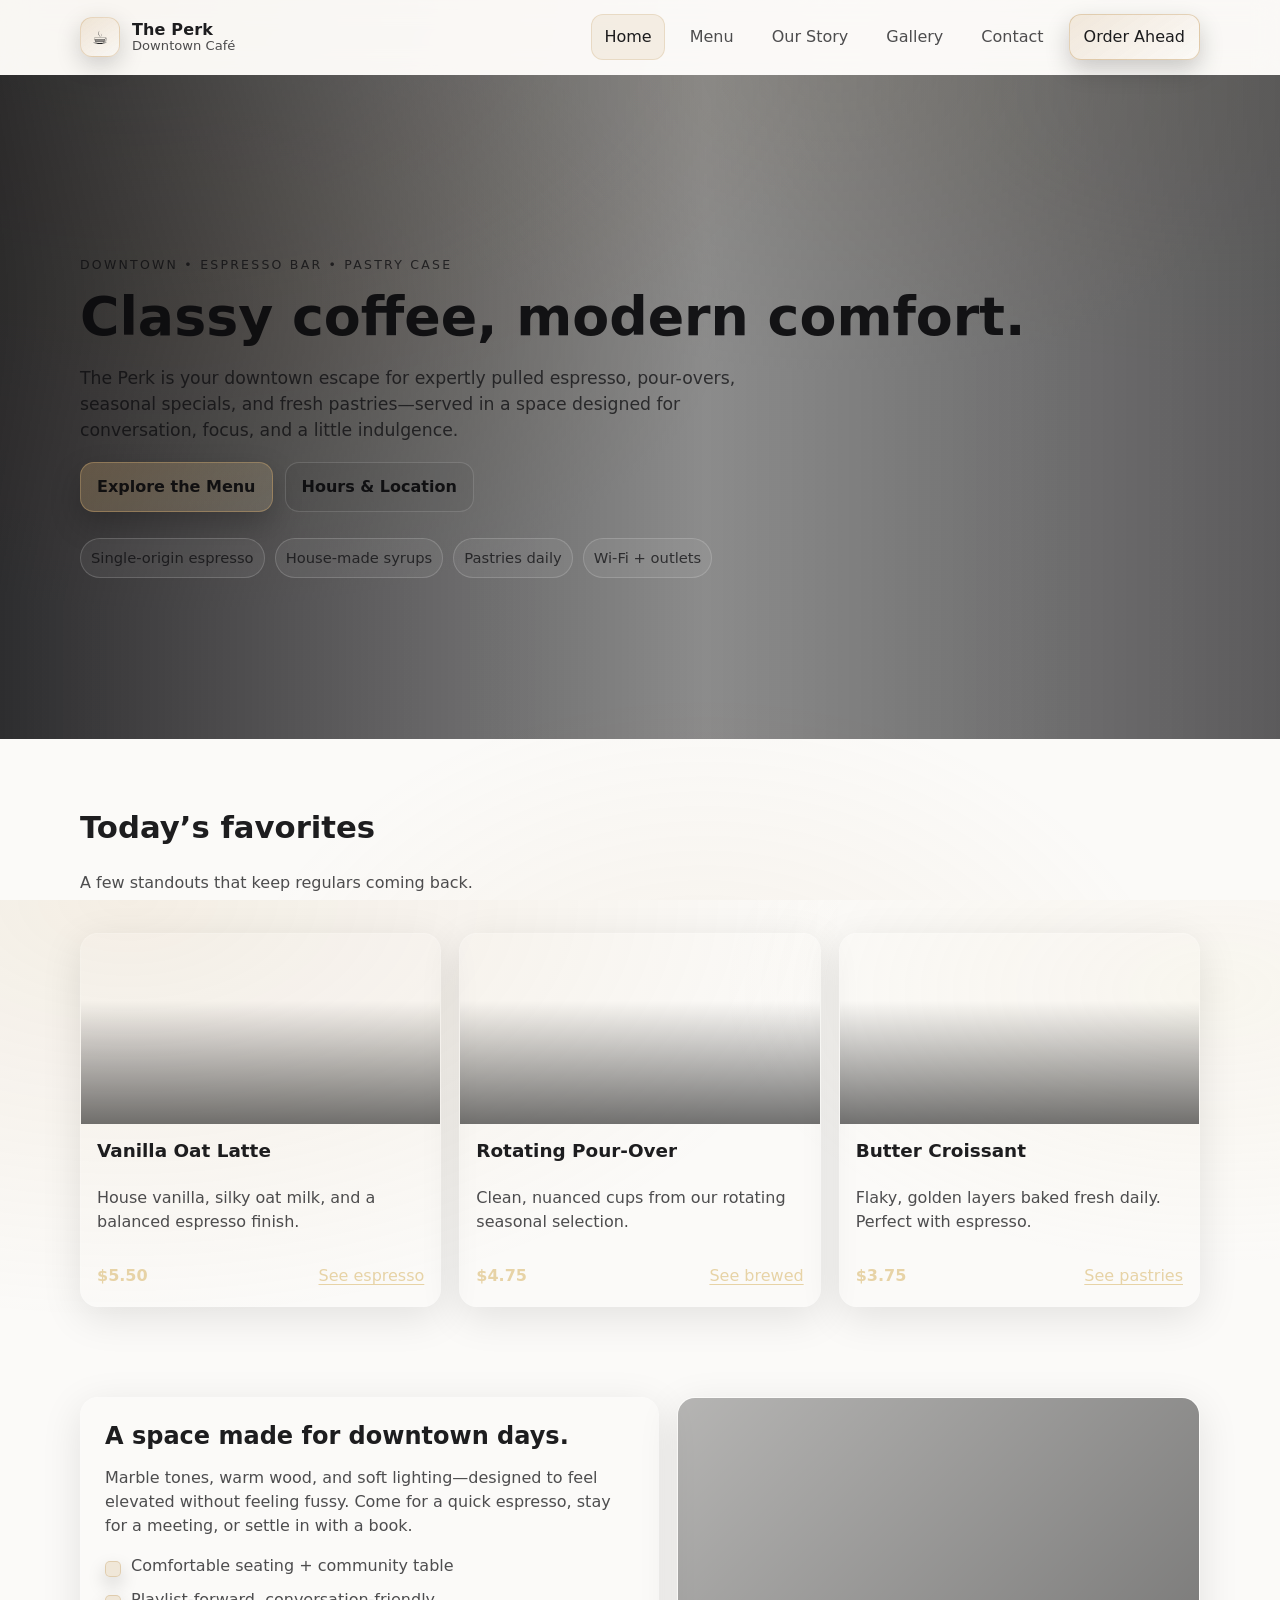
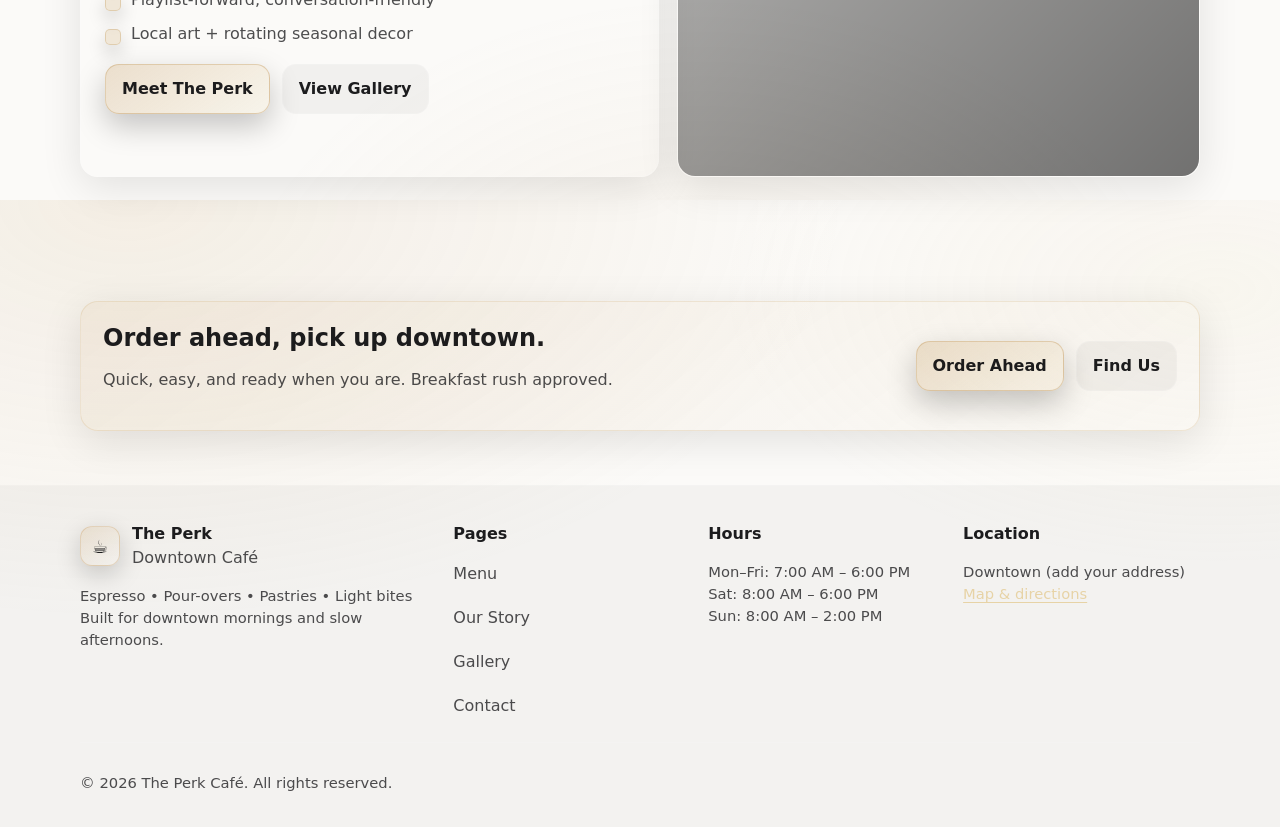
<file: index.html>
<!doctype html>
<html lang="en">
<head>
  <meta charset="UTF-8" />
  <meta name="viewport" content="width=device-width, initial-scale=1" />
  <title>The Perk Café | Downtown</title>
  <meta name="description" content="The Perk is a classy downtown café serving espresso, pour-overs, pastries, and light bites in a modern, welcoming space." />

  <link rel="stylesheet" href="styles.css" />
  <script defer src="script.js"></script>
</head>
<body>
  <a class="skip-link" href="#main">Skip to content</a>

  <header class="site-header">
    <div class="container header-inner">
      <a class="brand" href="index.html" aria-label="The Perk Home">
        <span class="brand-mark" aria-hidden="true">☕</span>
        <span class="brand-text">
          <span class="brand-name">The Perk</span>
          <span class="brand-tag">Downtown Café</span>
        </span>
      </a>

      <button class="nav-toggle" type="button" aria-label="Open menu" aria-expanded="false" data-nav-toggle>
        <span class="nav-toggle__bar" aria-hidden="true"></span>
        <span class="nav-toggle__bar" aria-hidden="true"></span>
        <span class="nav-toggle__bar" aria-hidden="true"></span>
      </button>

      <nav class="site-nav" aria-label="Primary" data-nav>
        <a class="nav-link is-active" href="index.html">Home</a>
        <a class="nav-link" href="menu.html">Menu</a>
        <a class="nav-link" href="about.html">Our Story</a>
        <a class="nav-link" href="gallery.html">Gallery</a>
        <a class="nav-link" href="contact.html">Contact</a>
        <a class="nav-cta" href="contact.html#order">Order Ahead</a>
      </nav>
    </div>
  </header>

  <main id="main">
    <!-- HERO -->
    <section class="hero">
      <div class="hero-media" role="img" aria-label="Latte art on a wooden counter in a modern cafe"
        style="background-image:url('https://images.unsplash.com/photo-1459755486867-b55449bb39ff?auto=format&fit=crop&w=2400&q=70');">
      </div>

      <div class="container hero-content">
        <p class="eyebrow">Downtown • Espresso Bar • Pastry Case</p>
        <h1>Classy coffee, modern comfort.</h1>
        <p class="lead">
          The Perk is your downtown escape for expertly pulled espresso, pour-overs, seasonal specials,
          and fresh pastries—served in a space designed for conversation, focus, and a little indulgence.
        </p>

        <div class="hero-actions">
          <a class="btn btn-primary" href="menu.html">Explore the Menu</a>
          <a class="btn btn-ghost" href="contact.html#hours">Hours & Location</a>
        </div>

        <div class="hero-highlights" role="list">
          <div class="pill" role="listitem">Single-origin espresso</div>
          <div class="pill" role="listitem">House-made syrups</div>
          <div class="pill" role="listitem">Pastries daily</div>
          <div class="pill" role="listitem">Wi-Fi + outlets</div>
        </div>
      </div>
    </section>

    <!-- FEATURED -->
    <section class="section">
      <div class="container">
        <div class="section-head">
          <h2>Today’s favorites</h2>
          <p class="muted">A few standouts that keep regulars coming back.</p>
        </div>

        <div class="cards">
          <article class="card">
            <div class="card-media" role="img" aria-label="Iced latte in a clear glass"
              style="background-image:url('https://images.unsplash.com/photo-1461023058943-07fcbe16d735?auto=format&fit=crop&w=1800&q=70');"></div>
            <div class="card-body">
              <h3>Vanilla Oat Latte</h3>
              <p class="muted">House vanilla, silky oat milk, and a balanced espresso finish.</p>
              <div class="card-meta">
                <span class="price">$5.50</span>
                <a class="link" href="menu.html#espresso">See espresso</a>
              </div>
            </div>
          </article>

          <article class="card">
            <div class="card-media" role="img" aria-label="Pour-over coffee being made"
              style="background-image:url('https://images.unsplash.com/photo-1442512595331-e89e73853f31?auto=format&fit=crop&w=1800&q=70');"></div>
            <div class="card-body">
              <h3>Rotating Pour-Over</h3>
              <p class="muted">Clean, nuanced cups from our rotating seasonal selection.</p>
              <div class="card-meta">
                <span class="price">$4.75</span>
                <a class="link" href="menu.html#brewed">See brewed</a>
              </div>
            </div>
          </article>

          <article class="card">
            <div class="card-media" role="img" aria-label="Fresh pastry on a plate"
              style="background-image:url('https://images.unsplash.com/photo-1528975604071-b4dc52a2d18c?auto=format&fit=crop&w=1800&q=70');"></div>
            <div class="card-body">
              <h3>Butter Croissant</h3>
              <p class="muted">Flaky, golden layers baked fresh daily. Perfect with espresso.</p>
              <div class="card-meta">
                <span class="price">$3.75</span>
                <a class="link" href="menu.html#pastries">See pastries</a>
              </div>
            </div>
          </article>
        </div>
      </div>
    </section>

    <!-- AMBIENCE SPLIT -->
    <section class="section section-split">
      <div class="container split">
        <div class="split-copy">
          <h2>A space made for downtown days.</h2>
          <p class="muted">
            Marble tones, warm wood, and soft lighting—designed to feel elevated without feeling fussy.
            Come for a quick espresso, stay for a meeting, or settle in with a book.
          </p>
          <ul class="checklist">
            <li>Comfortable seating + community table</li>
            <li>Playlist-forward, conversation-friendly</li>
            <li>Local art + rotating seasonal decor</li>
          </ul>
          <div class="split-actions">
            <a class="btn btn-primary" href="about.html">Meet The Perk</a>
            <a class="btn btn-ghost" href="gallery.html">View Gallery</a>
          </div>
        </div>

        <div class="split-media" role="img" aria-label="Modern cafe interior with warm lighting"
          style="background-image:url('https://images.unsplash.com/photo-1521017432531-fbd92d768814?auto=format&fit=crop&w=2400&q=70');">
        </div>
      </div>
    </section>

    <!-- CTA -->
    <section class="section section-cta">
      <div class="container cta">
        <div>
          <h2>Order ahead, pick up downtown.</h2>
          <p class="muted">Quick, easy, and ready when you are. Breakfast rush approved.</p>
        </div>
        <div class="cta-actions">
          <a class="btn btn-primary" href="contact.html#order">Order Ahead</a>
          <a class="btn btn-ghost" href="contact.html#hours">Find Us</a>
        </div>
      </div>
    </section>
  </main>

  <footer class="site-footer">
    <div class="container footer-grid">
      <div>
        <div class="footer-brand">
          <span class="brand-mark" aria-hidden="true">☕</span>
          <div>
            <strong>The Perk</strong><br />
            <span class="muted">Downtown Café</span>
          </div>
        </div>
        <p class="muted small">
          Espresso • Pour-overs • Pastries • Light bites<br />
          Built for downtown mornings and slow afternoons.
        </p>
      </div>

      <div>
        <strong>Pages</strong>
        <div class="footer-links">
          <a href="menu.html">Menu</a>
          <a href="about.html">Our Story</a>
          <a href="gallery.html">Gallery</a>
          <a href="contact.html">Contact</a>
        </div>
      </div>

      <div>
        <strong>Hours</strong>
        <p class="muted small">
          Mon–Fri: 7:00 AM – 6:00 PM<br />
          Sat: 8:00 AM – 6:00 PM<br />
          Sun: 8:00 AM – 2:00 PM
        </p>
      </div>

      <div>
        <strong>Location</strong>
        <p class="muted small">
          Downtown (add your address)<br />
          <a class="link" href="contact.html#hours">Map & directions</a>
        </p>
      </div>
    </div>

    <div class="container footer-bottom">
      <p class="muted small">© <span data-year></span> The Perk Café. All rights reserved.</p>
    </div>
  </footer>
</body>
</html>
</file>
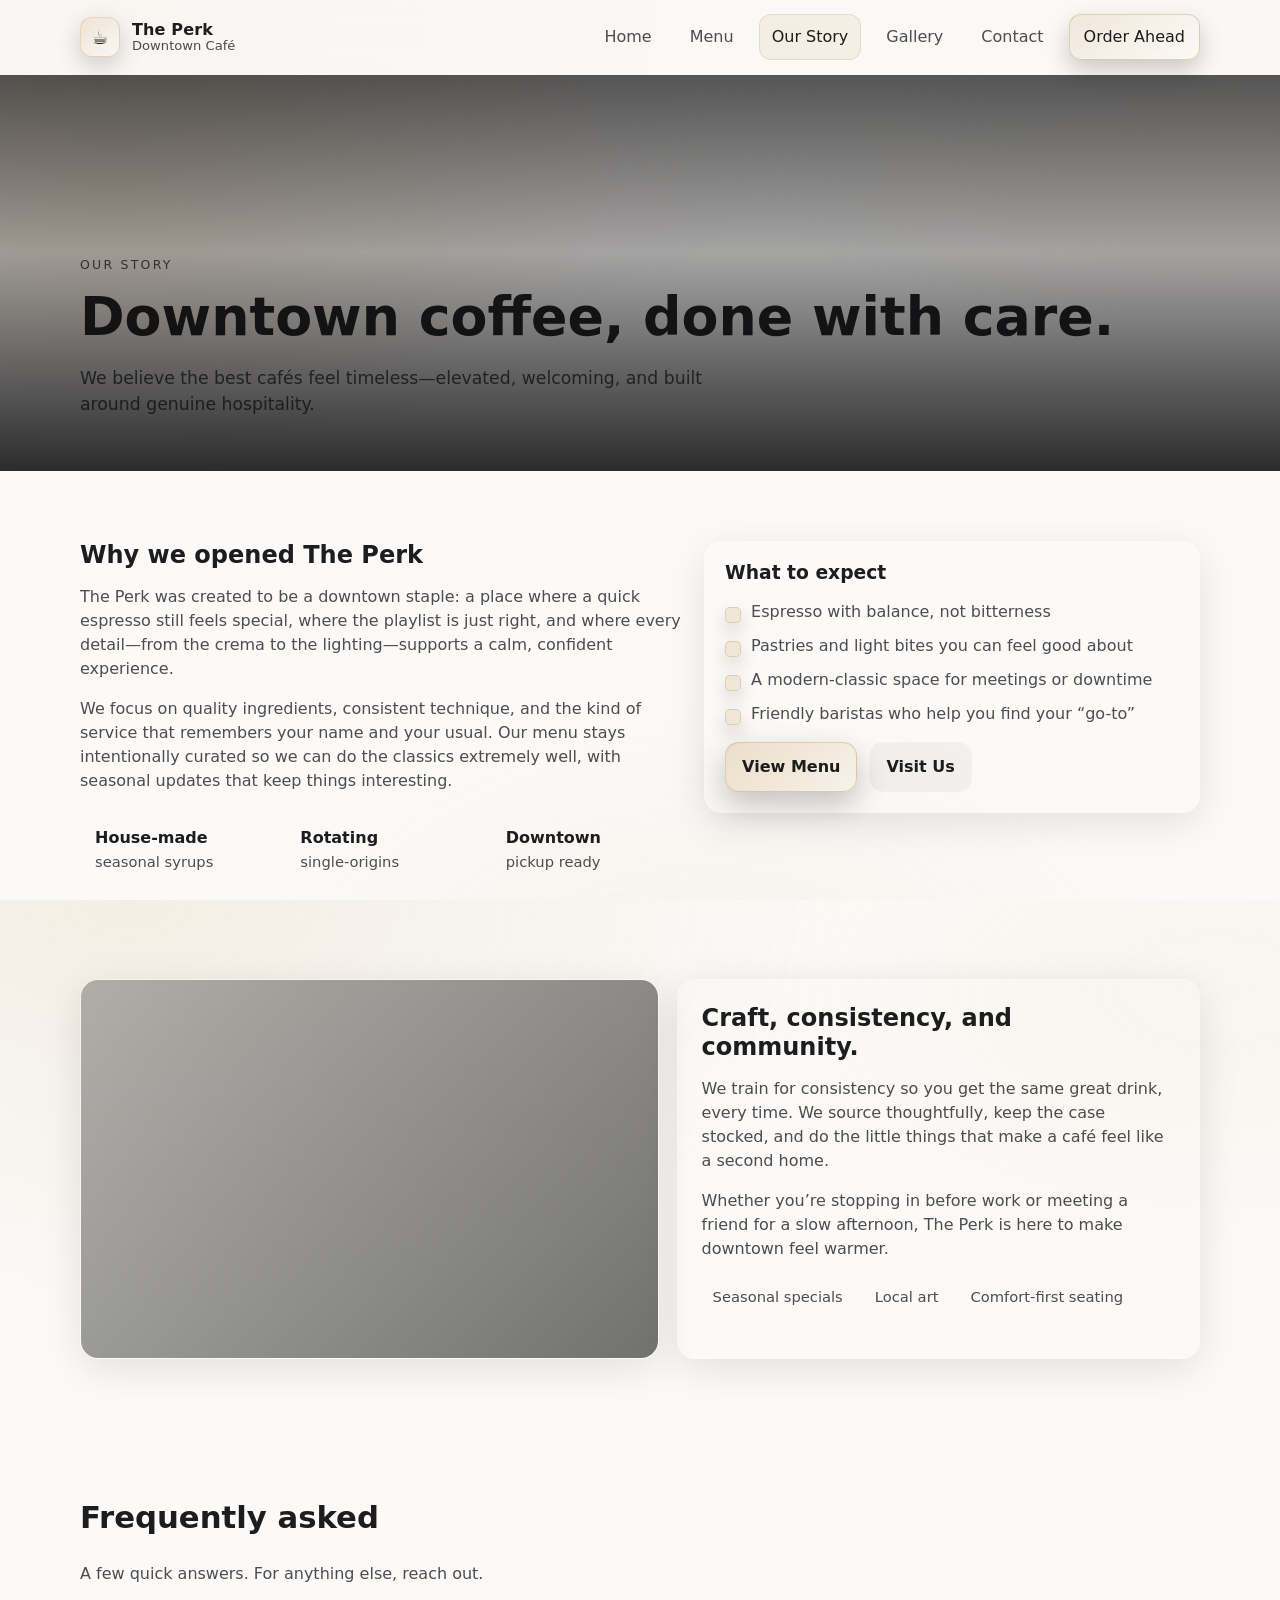
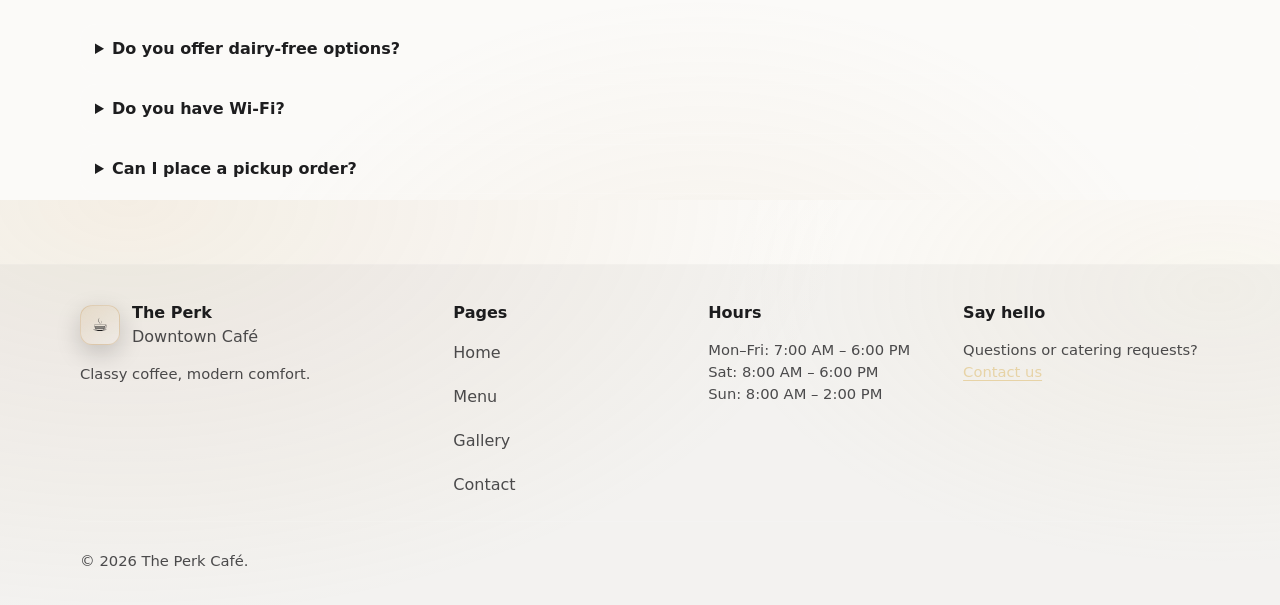
<file: about.html>
<!doctype html>
<html lang="en">
<head>
  <meta charset="UTF-8" />
  <meta name="viewport" content="width=device-width, initial-scale=1" />
  <title>The Perk Café | Our Story</title>
  <meta name="description" content="Learn about The Perk: a downtown café focused on quality coffee, warm hospitality, and a modern-classic vibe." />

  <link rel="stylesheet" href="styles.css" />
  <script defer src="script.js"></script>
</head>
<body>
  <a class="skip-link" href="#main">Skip to content</a>

  <header class="site-header">
    <div class="container header-inner">
      <a class="brand" href="index.html" aria-label="The Perk Home">
        <span class="brand-mark" aria-hidden="true">☕</span>
        <span class="brand-text">
          <span class="brand-name">The Perk</span>
          <span class="brand-tag">Downtown Café</span>
        </span>
      </a>

      <button class="nav-toggle" type="button" aria-label="Open menu" aria-expanded="false" data-nav-toggle>
        <span class="nav-toggle__bar" aria-hidden="true"></span>
        <span class="nav-toggle__bar" aria-hidden="true"></span>
        <span class="nav-toggle__bar" aria-hidden="true"></span>
      </button>

      <nav class="site-nav" aria-label="Primary" data-nav>
        <a class="nav-link" href="index.html">Home</a>
        <a class="nav-link" href="menu.html">Menu</a>
        <a class="nav-link is-active" href="about.html">Our Story</a>
        <a class="nav-link" href="gallery.html">Gallery</a>
        <a class="nav-link" href="contact.html">Contact</a>
        <a class="nav-cta" href="contact.html#order">Order Ahead</a>
      </nav>
    </div>
  </header>

  <main id="main">
    <section class="page-hero">
      <div class="page-hero-media" role="img" aria-label="Coffee shop counter with warm light"
        style="background-image:url('https://images.unsplash.com/photo-1509042239860-f550ce710b93?auto=format&fit=crop&w=2400&q=70');">
      </div>
      <div class="container page-hero-content">
        <p class="eyebrow">Our Story</p>
        <h1>Downtown coffee, done with care.</h1>
        <p class="lead">
          We believe the best cafés feel timeless—elevated, welcoming, and built around genuine hospitality.
        </p>
      </div>
    </section>

    <section class="section">
      <div class="container two-col">
        <div>
          <h2>Why we opened The Perk</h2>
          <p class="muted">
            The Perk was created to be a downtown staple: a place where a quick espresso still feels special,
            where the playlist is just right, and where every detail—from the crema to the lighting—supports
            a calm, confident experience.
          </p>

          <p class="muted">
            We focus on quality ingredients, consistent technique, and the kind of service that remembers
            your name and your usual. Our menu stays intentionally curated so we can do the classics extremely well,
            with seasonal updates that keep things interesting.
          </p>

          <div class="stats">
            <div class="stat">
              <strong>House-made</strong>
              <span class="muted small">seasonal syrups</span>
            </div>
            <div class="stat">
              <strong>Rotating</strong>
              <span class="muted small">single-origins</span>
            </div>
            <div class="stat">
              <strong>Downtown</strong>
              <span class="muted small">pickup ready</span>
            </div>
          </div>
        </div>

        <div class="panel">
          <h3>What to expect</h3>
          <ul class="checklist">
            <li>Espresso with balance, not bitterness</li>
            <li>Pastries and light bites you can feel good about</li>
            <li>A modern-classic space for meetings or downtime</li>
            <li>Friendly baristas who help you find your “go-to”</li>
          </ul>

          <div class="panel-actions">
            <a class="btn btn-primary" href="menu.html">View Menu</a>
            <a class="btn btn-ghost" href="contact.html#hours">Visit Us</a>
          </div>
        </div>
      </div>
    </section>

    <section class="section section-split">
      <div class="container split">
        <div class="split-media" role="img" aria-label="Barista making coffee"
          style="background-image:url('https://images.unsplash.com/photo-1517701604599-bb29b565090c?auto=format&fit=crop&w=2400&q=70');"></div>

        <div class="split-copy">
          <h2>Craft, consistency, and community.</h2>
          <p class="muted">
            We train for consistency so you get the same great drink, every time. We source thoughtfully,
            keep the case stocked, and do the little things that make a café feel like a second home.
          </p>
          <p class="muted">
            Whether you’re stopping in before work or meeting a friend for a slow afternoon,
            The Perk is here to make downtown feel warmer.
          </p>

          <div class="pill-row">
            <span class="pill">Seasonal specials</span>
            <span class="pill">Local art</span>
            <span class="pill">Comfort-first seating</span>
          </div>
        </div>
      </div>
    </section>

    <section class="section">
      <div class="container">
        <div class="section-head">
          <h2>Frequently asked</h2>
          <p class="muted">A few quick answers. For anything else, reach out.</p>
        </div>

        <div class="faq">
          <details class="faq-item">
            <summary>Do you offer dairy-free options?</summary>
            <p class="muted">Yes—oat and almond milk are available for most drinks.</p>
          </details>

          <details class="faq-item">
            <summary>Do you have Wi-Fi?</summary>
            <p class="muted">Yes, complimentary Wi-Fi is available for guests.</p>
          </details>

          <details class="faq-item">
            <summary>Can I place a pickup order?</summary>
            <p class="muted">Yes—use the Order Ahead section on our Contact page.</p>
          </details>
        </div>
      </div>
    </section>
  </main>

  <footer class="site-footer">
    <div class="container footer-grid">
      <div>
        <div class="footer-brand">
          <span class="brand-mark" aria-hidden="true">☕</span>
          <div>
            <strong>The Perk</strong><br />
            <span class="muted">Downtown Café</span>
          </div>
        </div>
        <p class="muted small">Classy coffee, modern comfort.</p>
      </div>

      <div>
        <strong>Pages</strong>
        <div class="footer-links">
          <a href="index.html">Home</a>
          <a href="menu.html">Menu</a>
          <a href="gallery.html">Gallery</a>
          <a href="contact.html">Contact</a>
        </div>
      </div>

      <div>
        <strong>Hours</strong>
        <p class="muted small">
          Mon–Fri: 7:00 AM – 6:00 PM<br />
          Sat: 8:00 AM – 6:00 PM<br />
          Sun: 8:00 AM – 2:00 PM
        </p>
      </div>

      <div>
        <strong>Say hello</strong>
        <p class="muted small">
          Questions or catering requests?<br />
          <a class="link" href="contact.html">Contact us</a>
        </p>
      </div>
    </div>

    <div class="container footer-bottom">
      <p class="muted small">© <span data-year></span> The Perk Café.</p>
    </div>
  </footer>
</body>
</html>
</file>
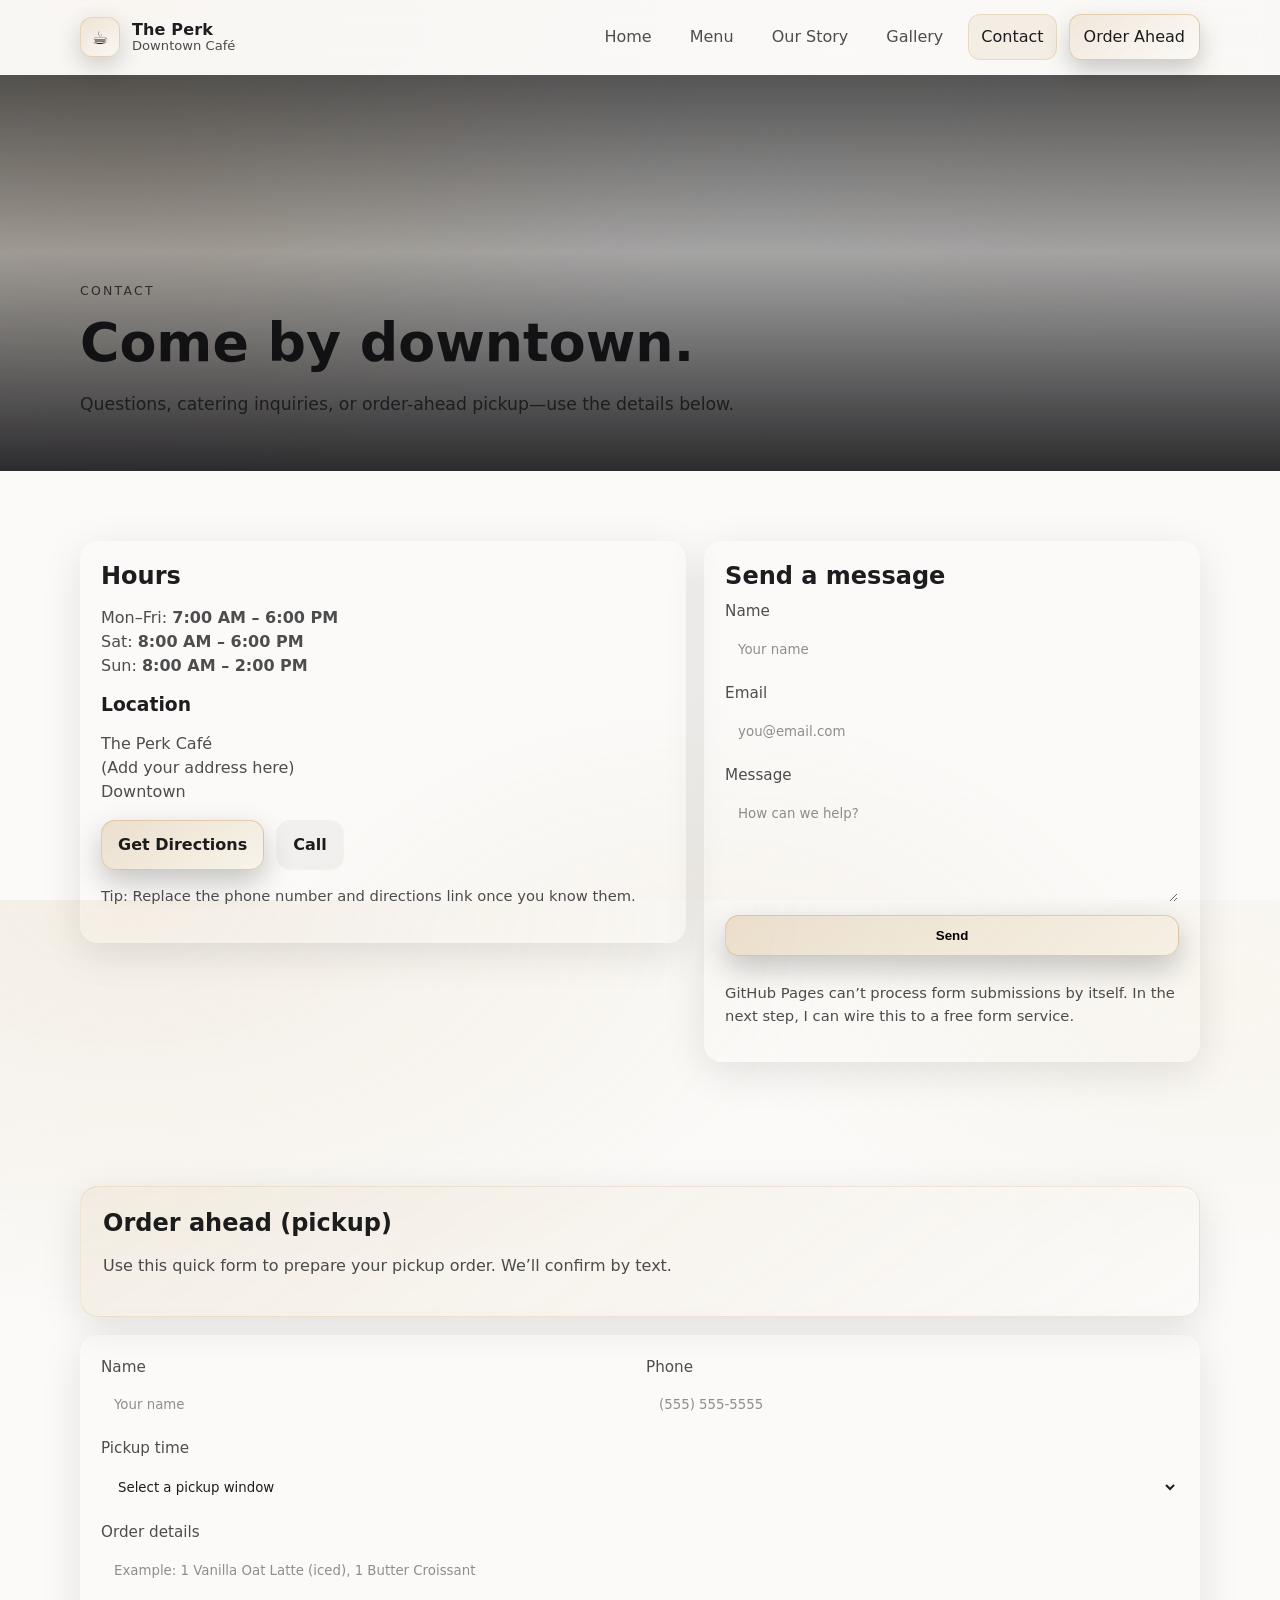
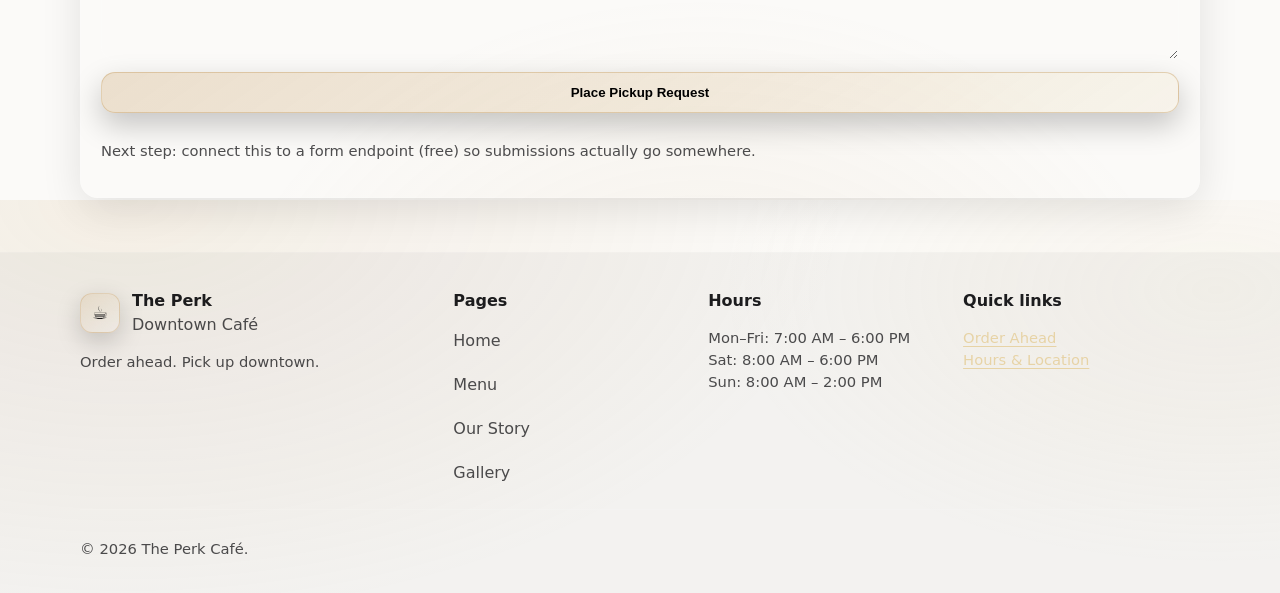
<file: contact.html>
<!doctype html>
<html lang="en">
<head>
  <meta charset="UTF-8" />
  <meta name="viewport" content="width=device-width, initial-scale=1" />
  <title>The Perk Café | Contact</title>
  <meta name="description" content="Contact The Perk café downtown. View hours, location, and order ahead for pickup." />

  <link rel="stylesheet" href="styles.css" />
  <script defer src="script.js"></script>
</head>
<body>
  <a class="skip-link" href="#main">Skip to content</a>

  <header class="site-header">
    <div class="container header-inner">
      <a class="brand" href="index.html" aria-label="The Perk Home">
        <span class="brand-mark" aria-hidden="true">☕</span>
        <span class="brand-text">
          <span class="brand-name">The Perk</span>
          <span class="brand-tag">Downtown Café</span>
        </span>
      </a>

      <button class="nav-toggle" type="button" aria-label="Open menu" aria-expanded="false" data-nav-toggle>
        <span class="nav-toggle__bar" aria-hidden="true"></span>
        <span class="nav-toggle__bar" aria-hidden="true"></span>
        <span class="nav-toggle__bar" aria-hidden="true"></span>
      </button>

      <nav class="site-nav" aria-label="Primary" data-nav>
        <a class="nav-link" href="index.html">Home</a>
        <a class="nav-link" href="menu.html">Menu</a>
        <a class="nav-link" href="about.html">Our Story</a>
        <a class="nav-link" href="gallery.html">Gallery</a>
        <a class="nav-link is-active" href="contact.html">Contact</a>
        <a class="nav-cta" href="#order">Order Ahead</a>
      </nav>
    </div>
  </header>

  <main id="main">
    <section class="page-hero">
      <div class="page-hero-media" role="img" aria-label="Downtown street with coffee shop vibe"
        style="background-image:url('https://images.unsplash.com/photo-1520975958225-2b6f1c2b9c1d?auto=format&fit=crop&w=2400&q=70');">
      </div>
      <div class="container page-hero-content">
        <p class="eyebrow">Contact</p>
        <h1>Come by downtown.</h1>
        <p class="lead">Questions, catering inquiries, or order-ahead pickup—use the details below.</p>
      </div>
    </section>

    <section class="section" id="hours">
      <div class="container two-col">
        <div class="panel">
          <h2>Hours</h2>
          <p class="muted">
            Mon–Fri: <strong>7:00 AM – 6:00 PM</strong><br />
            Sat: <strong>8:00 AM – 6:00 PM</strong><br />
            Sun: <strong>8:00 AM – 2:00 PM</strong>
          </p>

          <h3>Location</h3>
          <p class="muted">
            The Perk Café<br />
            <span class="muted">(Add your address here)</span><br />
            Downtown
          </p>

          <div class="contact-actions">
            <a class="btn btn-primary" href="#" aria-label="Get directions">Get Directions</a>
            <a class="btn btn-ghost" href="tel:+1-000-000-0000">Call</a>
          </div>

          <p class="muted small">
            Tip: Replace the phone number and directions link once you know them.
          </p>
        </div>

        <div class="panel">
          <h2>Send a message</h2>
          <form class="form" action="#" method="post">
            <label class="field">
              <span>Name</span>
              <input type="text" name="name" placeholder="Your name" autocomplete="name" required />
            </label>

            <label class="field">
              <span>Email</span>
              <input type="email" name="email" placeholder="you@email.com" autocomplete="email" required />
            </label>

            <label class="field">
              <span>Message</span>
              <textarea name="message" rows="5" placeholder="How can we help?" required></textarea>
            </label>

            <button class="btn btn-primary" type="submit">Send</button>
            <p class="muted small">
              GitHub Pages can’t process form submissions by itself. In the next step, I can wire this to a free form service.
            </p>
          </form>
        </div>
      </div>
    </section>

    <section class="section section-cta" id="order">
      <div class="container cta">
        <div>
          <h2>Order ahead (pickup)</h2>
          <p class="muted">Use this quick form to prepare your pickup order. We’ll confirm by text.</p>
        </div>
      </div>

      <div class="container">
        <div class="order-panel">
          <form class="form" action="#" method="post">
            <div class="form-row">
              <label class="field">
                <span>Name</span>
                <input type="text" name="order_name" placeholder="Your name" required />
              </label>

              <label class="field">
                <span>Phone</span>
                <input type="tel" name="order_phone" placeholder="(555) 555-5555" required />
              </label>
            </div>

            <label class="field">
              <span>Pickup time</span>
              <select name="pickup_time" required>
                <option value="" selected disabled>Select a pickup window</option>
                <option>ASAP (15–20 minutes)</option>
                <option>30 minutes</option>
                <option>1 hour</option>
                <option>Later today</option>
              </select>
            </label>

            <label class="field">
              <span>Order details</span>
              <textarea name="order_details" rows="4" placeholder="Example: 1 Vanilla Oat Latte (iced), 1 Butter Croissant" required></textarea>
            </label>

            <button class="btn btn-primary" type="submit">Place Pickup Request</button>
            <p class="muted small">
              Next step: connect this to a form endpoint (free) so submissions actually go somewhere.
            </p>
          </form>
        </div>
      </div>
    </section>
  </main>

  <footer class="site-footer">
    <div class="container footer-grid">
      <div>
        <div class="footer-brand">
          <span class="brand-mark" aria-hidden="true">☕</span>
          <div>
            <strong>The Perk</strong><br />
            <span class="muted">Downtown Café</span>
          </div>
        </div>
        <p class="muted small">Order ahead. Pick up downtown.</p>
      </div>

      <div>
        <strong>Pages</strong>
        <div class="footer-links">
          <a href="index.html">Home</a>
          <a href="menu.html">Menu</a>
          <a href="about.html">Our Story</a>
          <a href="gallery.html">Gallery</a>
        </div>
      </div>

      <div>
        <strong>Hours</strong>
        <p class="muted small">
          Mon–Fri: 7:00 AM – 6:00 PM<br />
          Sat: 8:00 AM – 6:00 PM<br />
          Sun: 8:00 AM – 2:00 PM
        </p>
      </div>

      <div>
        <strong>Quick links</strong>
        <p class="muted small">
          <a class="link" href="#order">Order Ahead</a><br />
          <a class="link" href="#hours">Hours & Location</a>
        </p>
      </div>
    </div>

    <div class="container footer-bottom">
      <p class="muted small">© <span data-year></span> The Perk Café.</p>
    </div>
  </footer>
</body>
</html>
</file>
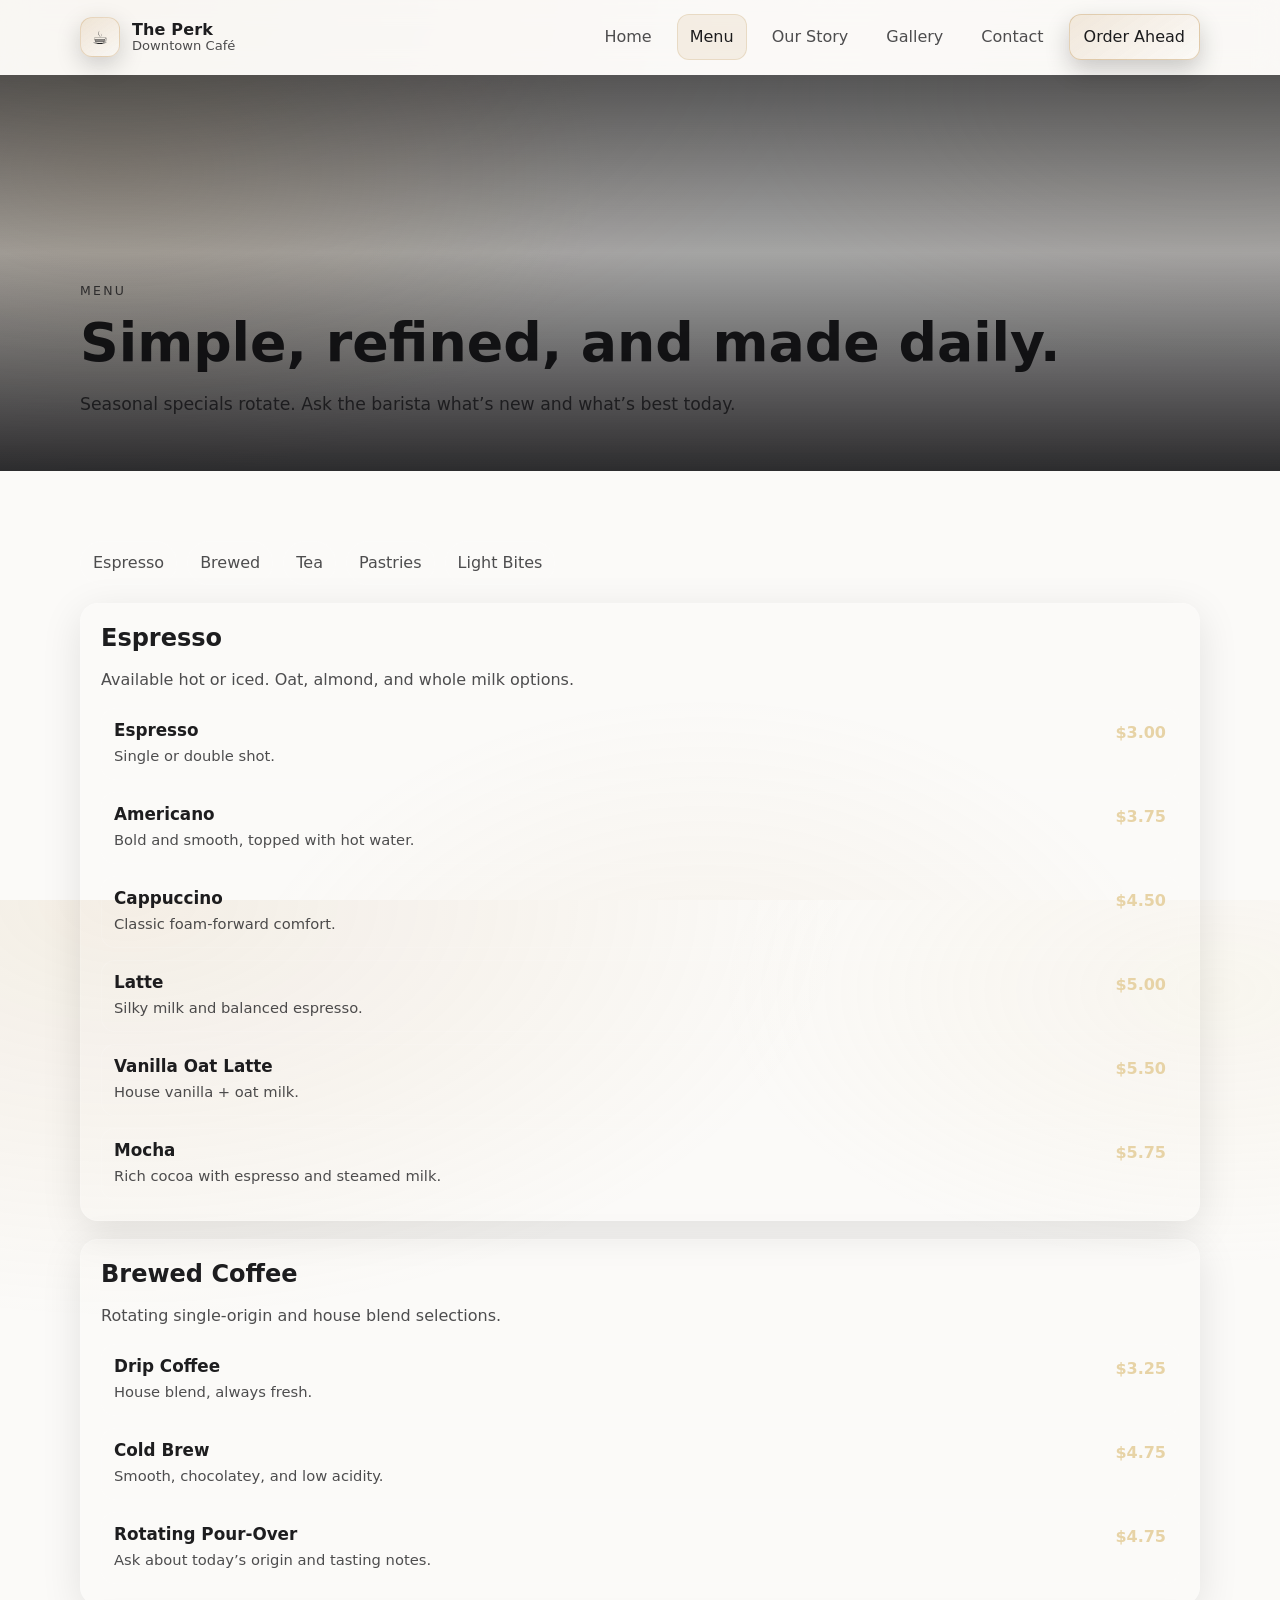
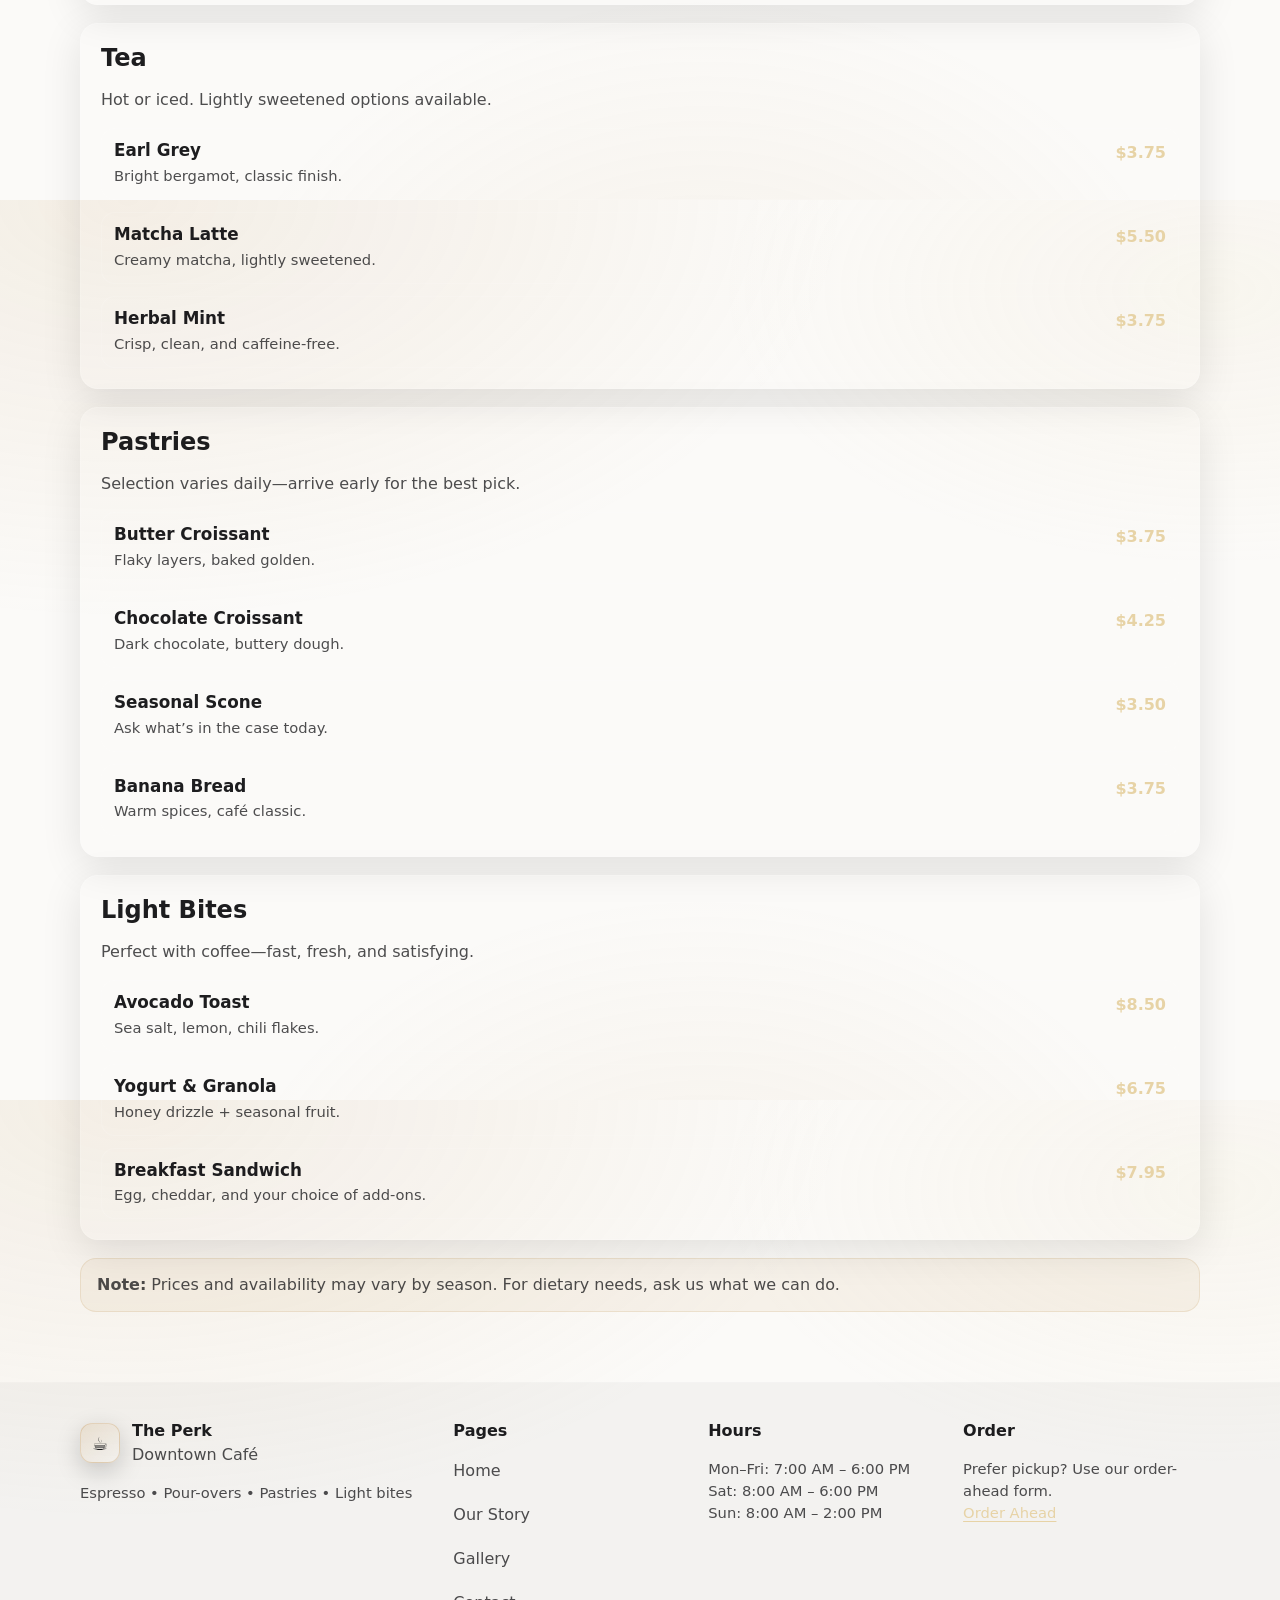
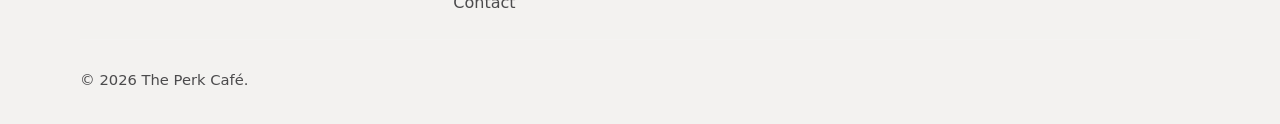
<file: menu.html>
<!doctype html>
<html lang="en">
<head>
  <meta charset="UTF-8" />
  <meta name="viewport" content="width=device-width, initial-scale=1" />
  <title>The Perk Café | Menu</title>
  <meta name="description" content="Explore The Perk menu: espresso, brewed coffee, tea, pastries, and light bites." />

  <link rel="stylesheet" href="styles.css" />
  <script defer src="script.js"></script>
</head>
<body>
  <a class="skip-link" href="#main">Skip to content</a>

  <header class="site-header">
    <div class="container header-inner">
      <a class="brand" href="index.html" aria-label="The Perk Home">
        <span class="brand-mark" aria-hidden="true">☕</span>
        <span class="brand-text">
          <span class="brand-name">The Perk</span>
          <span class="brand-tag">Downtown Café</span>
        </span>
      </a>

      <button class="nav-toggle" type="button" aria-label="Open menu" aria-expanded="false" data-nav-toggle>
        <span class="nav-toggle__bar" aria-hidden="true"></span>
        <span class="nav-toggle__bar" aria-hidden="true"></span>
        <span class="nav-toggle__bar" aria-hidden="true"></span>
      </button>

      <nav class="site-nav" aria-label="Primary" data-nav>
        <a class="nav-link" href="index.html">Home</a>
        <a class="nav-link is-active" href="menu.html">Menu</a>
        <a class="nav-link" href="about.html">Our Story</a>
        <a class="nav-link" href="gallery.html">Gallery</a>
        <a class="nav-link" href="contact.html">Contact</a>
        <a class="nav-cta" href="contact.html#order">Order Ahead</a>
      </nav>
    </div>
  </header>

  <main id="main">
    <section class="page-hero">
      <div class="page-hero-media" role="img" aria-label="Coffee bar with pastries"
        style="background-image:url('https://images.unsplash.com/photo-1453614512568-c4024d13c247?auto=format&fit=crop&w=2400&q=70');">
      </div>
      <div class="container page-hero-content">
        <p class="eyebrow">Menu</p>
        <h1>Simple, refined, and made daily.</h1>
        <p class="lead">Seasonal specials rotate. Ask the barista what’s new and what’s best today.</p>
      </div>
    </section>

    <section class="section">
      <div class="container">
        <div class="menu-nav">
          <a class="chip" href="#espresso">Espresso</a>
          <a class="chip" href="#brewed">Brewed</a>
          <a class="chip" href="#tea">Tea</a>
          <a class="chip" href="#pastries">Pastries</a>
          <a class="chip" href="#bites">Light Bites</a>
        </div>

        <div class="menu-grid">
          <section class="menu-section" id="espresso">
            <h2>Espresso</h2>
            <p class="muted">Available hot or iced. Oat, almond, and whole milk options.</p>

            <div class="menu-items">
              <div class="menu-item">
                <div>
                  <h3>Espresso</h3>
                  <p class="muted small">Single or double shot.</p>
                </div>
                <span class="price">$3.00</span>
              </div>

              <div class="menu-item">
                <div>
                  <h3>Americano</h3>
                  <p class="muted small">Bold and smooth, topped with hot water.</p>
                </div>
                <span class="price">$3.75</span>
              </div>

              <div class="menu-item">
                <div>
                  <h3>Cappuccino</h3>
                  <p class="muted small">Classic foam-forward comfort.</p>
                </div>
                <span class="price">$4.50</span>
              </div>

              <div class="menu-item">
                <div>
                  <h3>Latte</h3>
                  <p class="muted small">Silky milk and balanced espresso.</p>
                </div>
                <span class="price">$5.00</span>
              </div>

              <div class="menu-item">
                <div>
                  <h3>Vanilla Oat Latte</h3>
                  <p class="muted small">House vanilla + oat milk.</p>
                </div>
                <span class="price">$5.50</span>
              </div>

              <div class="menu-item">
                <div>
                  <h3>Mocha</h3>
                  <p class="muted small">Rich cocoa with espresso and steamed milk.</p>
                </div>
                <span class="price">$5.75</span>
              </div>
            </div>
          </section>

          <section class="menu-section" id="brewed">
            <h2>Brewed Coffee</h2>
            <p class="muted">Rotating single-origin and house blend selections.</p>

            <div class="menu-items">
              <div class="menu-item">
                <div>
                  <h3>Drip Coffee</h3>
                  <p class="muted small">House blend, always fresh.</p>
                </div>
                <span class="price">$3.25</span>
              </div>

              <div class="menu-item">
                <div>
                  <h3>Cold Brew</h3>
                  <p class="muted small">Smooth, chocolatey, and low acidity.</p>
                </div>
                <span class="price">$4.75</span>
              </div>

              <div class="menu-item">
                <div>
                  <h3>Rotating Pour-Over</h3>
                  <p class="muted small">Ask about today’s origin and tasting notes.</p>
                </div>
                <span class="price">$4.75</span>
              </div>
            </div>
          </section>

          <section class="menu-section" id="tea">
            <h2>Tea</h2>
            <p class="muted">Hot or iced. Lightly sweetened options available.</p>

            <div class="menu-items">
              <div class="menu-item">
                <div>
                  <h3>Earl Grey</h3>
                  <p class="muted small">Bright bergamot, classic finish.</p>
                </div>
                <span class="price">$3.75</span>
              </div>

              <div class="menu-item">
                <div>
                  <h3>Matcha Latte</h3>
                  <p class="muted small">Creamy matcha, lightly sweetened.</p>
                </div>
                <span class="price">$5.50</span>
              </div>

              <div class="menu-item">
                <div>
                  <h3>Herbal Mint</h3>
                  <p class="muted small">Crisp, clean, and caffeine-free.</p>
                </div>
                <span class="price">$3.75</span>
              </div>
            </div>
          </section>

          <section class="menu-section" id="pastries">
            <h2>Pastries</h2>
            <p class="muted">Selection varies daily—arrive early for the best pick.</p>

            <div class="menu-items">
              <div class="menu-item">
                <div>
                  <h3>Butter Croissant</h3>
                  <p class="muted small">Flaky layers, baked golden.</p>
                </div>
                <span class="price">$3.75</span>
              </div>

              <div class="menu-item">
                <div>
                  <h3>Chocolate Croissant</h3>
                  <p class="muted small">Dark chocolate, buttery dough.</p>
                </div>
                <span class="price">$4.25</span>
              </div>

              <div class="menu-item">
                <div>
                  <h3>Seasonal Scone</h3>
                  <p class="muted small">Ask what’s in the case today.</p>
                </div>
                <span class="price">$3.50</span>
              </div>

              <div class="menu-item">
                <div>
                  <h3>Banana Bread</h3>
                  <p class="muted small">Warm spices, café classic.</p>
                </div>
                <span class="price">$3.75</span>
              </div>
            </div>
          </section>

          <section class="menu-section" id="bites">
            <h2>Light Bites</h2>
            <p class="muted">Perfect with coffee—fast, fresh, and satisfying.</p>

            <div class="menu-items">
              <div class="menu-item">
                <div>
                  <h3>Avocado Toast</h3>
                  <p class="muted small">Sea salt, lemon, chili flakes.</p>
                </div>
                <span class="price">$8.50</span>
              </div>

              <div class="menu-item">
                <div>
                  <h3>Yogurt & Granola</h3>
                  <p class="muted small">Honey drizzle + seasonal fruit.</p>
                </div>
                <span class="price">$6.75</span>
              </div>

              <div class="menu-item">
                <div>
                  <h3>Breakfast Sandwich</h3>
                  <p class="muted small">Egg, cheddar, and your choice of add-ons.</p>
                </div>
                <span class="price">$7.95</span>
              </div>
            </div>
          </section>
        </div>

        <div class="note">
          <strong>Note:</strong> Prices and availability may vary by season. For dietary needs, ask us what we can do.
        </div>
      </div>
    </section>
  </main>

  <footer class="site-footer">
    <div class="container footer-grid">
      <div>
        <div class="footer-brand">
          <span class="brand-mark" aria-hidden="true">☕</span>
          <div>
            <strong>The Perk</strong><br />
            <span class="muted">Downtown Café</span>
          </div>
        </div>
        <p class="muted small">Espresso • Pour-overs • Pastries • Light bites</p>
      </div>

      <div>
        <strong>Pages</strong>
        <div class="footer-links">
          <a href="index.html">Home</a>
          <a href="about.html">Our Story</a>
          <a href="gallery.html">Gallery</a>
          <a href="contact.html">Contact</a>
        </div>
      </div>

      <div>
        <strong>Hours</strong>
        <p class="muted small">
          Mon–Fri: 7:00 AM – 6:00 PM<br />
          Sat: 8:00 AM – 6:00 PM<br />
          Sun: 8:00 AM – 2:00 PM
        </p>
      </div>

      <div>
        <strong>Order</strong>
        <p class="muted small">
          Prefer pickup? Use our order-ahead form.<br />
          <a class="link" href="contact.html#order">Order Ahead</a>
        </p>
      </div>
    </div>

    <div class="container footer-bottom">
      <p class="muted small">© <span data-year></span> The Perk Café.</p>
    </div>
  </footer>
</body>
</html>
</file>
<file: styles.css>
/* styles.css
   The Perk Café — classy + modern (GitHub Pages friendly)
   - Responsive nav with mobile toggle
   - Hero + page hero
   - Cards, menu sections, gallery grid
   - Forms, buttons, utilities
*/

:root{
  --bg: #0f0f10;
  --surface: rgba(255,255,255,0.06);
  --surface-2: rgba(255,255,255,0.10);
  --text: rgba(255,255,255,0.92);
  --muted: rgba(255,255,255,0.72);
  --muted-2: rgba(255,255,255,0.58);
  --border: rgba(255,255,255,0.14);

  --accent: #c8a26a;      /* warm brass */
  --accent-2: #e7d3a6;    /* soft gold */

  --shadow: 0 10px 40px rgba(0,0,0,0.35);
  --radius: 18px;
  --radius-sm: 12px;

  --container: 1120px;
  --header-h: 74px;

  --font: ui-sans-serif, system-ui, -apple-system, Segoe UI, Roboto, Helvetica, Arial, "Apple Color Emoji","Segoe UI Emoji";
  --mono: ui-monospace, SFMono-Regular, Menlo, Monaco, Consolas, "Liberation Mono", "Courier New", monospace;
}

/* Light mode support (optional) */
@media (prefers-color-scheme: light) {
  :root{
    --bg: #fbfaf8;
    --surface: rgba(10,10,12,0.04);
    --surface-2: rgba(10,10,12,0.07);
    --text: rgba(10,10,12,0.92);
    --muted: rgba(10,10,12,0.72);
    --muted-2: rgba(10,10,12,0.58);
    --border: rgba(10,10,12,0.12);

    --shadow: 0 10px 40px rgba(10,10,12,0.10);
  }
}

/* Base reset */
*{ box-sizing: border-box; }
html, body{ height: 100%; }
body{
  margin: 0;
  font-family: var(--font);
  color: var(--text);
  background:
    radial-gradient(1200px 700px at 10% 0%, rgba(200,162,106,0.14), transparent 60%),
    radial-gradient(900px 500px at 95% 10%, rgba(231,211,166,0.12), transparent 55%),
    radial-gradient(900px 700px at 55% 120%, rgba(200,162,106,0.10), transparent 55%),
    var(--bg);
  line-height: 1.5;
}

img{ max-width: 100%; display: block; }
a{ color: inherit; text-decoration: none; }
a.link{
  color: var(--accent-2);
  text-decoration: underline;
  text-underline-offset: 3px;
}
a.link:hover{ opacity: 0.9; }

.container{
  width: min(var(--container), calc(100% - 40px));
  margin: 0 auto;
}

/* Accessibility */
.skip-link{
  position: absolute;
  left: 12px;
  top: 12px;
  z-index: 999;
  padding: 10px 12px;
  border-radius: 10px;
  background: var(--surface-2);
  border: 1px solid var(--border);
  transform: translateY(-160%);
  transition: transform 160ms ease;
}
.skip-link:focus{ transform: translateY(0); }

.muted{ color: var(--muted); }
.small{ font-size: 0.92rem; }
.eyebrow{
  letter-spacing: 0.18em;
  text-transform: uppercase;
  font-size: 0.78rem;
  color: var(--muted);
  margin: 0 0 10px 0;
}

/* Header */
.site-header{
  position: sticky;
  top: 0;
  z-index: 50;
  backdrop-filter: blur(12px);
  background: rgba(15,15,16,0.55);
  border-bottom: 1px solid rgba(255,255,255,0.10);
}
@media (prefers-color-scheme: light){
  .site-header{ background: rgba(251,250,248,0.70); }
}

.header-inner{
  height: var(--header-h);
  display: flex;
  align-items: center;
  justify-content: space-between;
  gap: 16px;
}

.brand{
  display: inline-flex;
  align-items: center;
  gap: 12px;
  min-width: 180px;
}
.brand-mark{
  width: 40px;
  height: 40px;
  display: grid;
  place-items: center;
  border-radius: 12px;
  background: linear-gradient(145deg, rgba(200,162,106,0.22), rgba(255,255,255,0.06));
  border: 1px solid rgba(200,162,106,0.35);
  box-shadow: 0 8px 24px rgba(0,0,0,0.18);
  font-size: 18px;
}
.brand-text{ display: grid; line-height: 1.1; }
.brand-name{
  font-weight: 700;
  letter-spacing: 0.01em;
}
.brand-tag{
  font-size: 0.82rem;
  color: var(--muted);
}

/* Nav */
.site-nav{
  display: flex;
  align-items: center;
  gap: 12px;
}
.nav-link{
  padding: 10px 12px;
  border-radius: 12px;
  color: var(--muted);
  border: 1px solid transparent;
  transition: background 160ms ease, border-color 160ms ease, color 160ms ease;
}
.nav-link:hover{
  color: var(--text);
  background: var(--surface);
  border-color: rgba(255,255,255,0.10);
}
.nav-link.is-active{
  color: var(--text);
  background: rgba(200,162,106,0.14);
  border-color: rgba(200,162,106,0.25);
}

.nav-cta{
  padding: 10px 14px;
  border-radius: 12px;
  border: 1px solid rgba(200,162,106,0.45);
  background: linear-gradient(145deg, rgba(200,162,106,0.20), rgba(255,255,255,0.05));
  color: var(--text);
  box-shadow: 0 10px 24px rgba(0,0,0,0.20);
  transition: transform 160ms ease, opacity 160ms ease;
}
.nav-cta:hover{ transform: translateY(-1px); opacity: 0.95; }

/* Mobile nav toggle */
.nav-toggle{
  display: none;
  width: 44px;
  height: 44px;
  border-radius: 12px;
  border: 1px solid var(--border);
  background: var(--surface);
  cursor: pointer;
  align-items: center;
  justify-content: center;
  gap: 5px;
  padding: 0;
}
.nav-toggle__bar{
  width: 18px;
  height: 2px;
  background: var(--text);
  border-radius: 99px;
  display: block;
  opacity: 0.9;
}

@media (max-width: 900px){
  .nav-toggle{ display: inline-flex; }

  .site-nav{
    position: fixed;
    left: 16px;
    right: 16px;
    top: calc(var(--header-h) + 12px);
    display: none;
    flex-direction: column;
    align-items: stretch;
    gap: 6px;
    padding: 12px;
    border-radius: 16px;
    background: rgba(20,20,22,0.85);
    border: 1px solid rgba(255,255,255,0.14);
    backdrop-filter: blur(14px);
    box-shadow: var(--shadow);
  }
  @media (prefers-color-scheme: light){
    .site-nav{ background: rgba(255,255,255,0.86); }
  }

  .site-nav.is-open{ display: flex; }

  .nav-link, .nav-cta{ width: 100%; text-align: center; }
}

/* Buttons */
.btn{
  display: inline-flex;
  align-items: center;
  justify-content: center;
  gap: 10px;
  padding: 12px 16px;
  border-radius: 14px;
  border: 1px solid transparent;
  cursor: pointer;
  font-weight: 600;
  transition: transform 160ms ease, background 160ms ease, border-color 160ms ease, opacity 160ms ease;
  user-select: none;
}
.btn:active{ transform: translateY(1px); }

.btn-primary{
  background: linear-gradient(145deg, rgba(200,162,106,0.30), rgba(231,211,166,0.16));
  border-color: rgba(200,162,106,0.45);
  box-shadow: 0 12px 30px rgba(0,0,0,0.22);
}
.btn-primary:hover{ opacity: 0.95; transform: translateY(-1px); }

.btn-ghost{
  background: var(--surface);
  border-color: rgba(255,255,255,0.14);
  color: var(--text);
}
.btn-ghost:hover{ border-color: rgba(255,255,255,0.22); opacity: 0.95; }

/* Sections */
.section{
  padding: 70px 0;
}
.section-head{
  display: grid;
  gap: 10px;
  margin-bottom: 22px;
}
.section-head h2{ margin: 0; font-size: clamp(1.4rem, 2.4vw, 2rem); }

h1, h2, h3{ line-height: 1.18; }
h1{ font-size: clamp(2.1rem, 4.2vw, 3.5rem); margin: 0 0 12px 0; }
h2{ margin: 0 0 10px 0; }
h3{ margin: 0; }

.lead{
  font-size: clamp(1.05rem, 1.35vw, 1.2rem);
  color: var(--muted);
  max-width: 62ch;
}

/* Hero */
.hero{
  position: relative;
  min-height: calc(82vh - var(--header-h));
  display: grid;
  align-items: center;
  padding: 60px 0 40px 0;
  overflow: hidden;
}
.hero-media{
  position: absolute;
  inset: 0;
  background-size: cover;
  background-position: center;
  filter: saturate(1.05) contrast(1.05);
  transform: scale(1.02);
}
.hero-media::after{
  content:"";
  position: absolute;
  inset: 0;
  background:
    linear-gradient(90deg, rgba(10,10,12,0.84), rgba(10,10,12,0.45) 55%, rgba(10,10,12,0.65)),
    radial-gradient(900px 500px at 15% 35%, rgba(200,162,106,0.18), transparent 60%),
    radial-gradient(800px 500px at 65% 0%, rgba(231,211,166,0.12), transparent 60%);
}

.hero-content{
  position: relative;
  z-index: 1;
  padding-top: 40px;
  padding-bottom: 40px;
}
.hero-actions{
  display: flex;
  gap: 12px;
  margin-top: 18px;
  flex-wrap: wrap;
}
.hero-highlights{
  margin-top: 26px;
  display: flex;
  gap: 10px;
  flex-wrap: wrap;
}

.pill{
  padding: 8px 10px;
  border-radius: 999px;
  border: 1px solid rgba(255,255,255,0.16);
  background: rgba(255,255,255,0.06);
  color: var(--muted);
  font-size: 0.92rem;
}
.pill-row{ display: flex; gap: 10px; flex-wrap: wrap; margin-top: 14px; }

/* Cards */
.cards{
  display: grid;
  grid-template-columns: repeat(3, minmax(0, 1fr));
  gap: 18px;
}
.card{
  border-radius: var(--radius);
  overflow: hidden;
  border: 1px solid rgba(255,255,255,0.12);
  background: rgba(255,255,255,0.05);
  box-shadow: var(--shadow);
  display: grid;
  grid-template-rows: 190px 1fr;
}
.card-media{
  background-size: cover;
  background-position: center;
  position: relative;
}
.card-media::after{
  content:"";
  position: absolute;
  inset: 0;
  background: linear-gradient(to top, rgba(0,0,0,0.55), transparent 65%);
}
.card-body{
  padding: 16px 16px 18px 16px;
  display: grid;
  gap: 8px;
}
.card-body h3{ font-size: 1.15rem; }
.card-meta{
  margin-top: 6px;
  display: flex;
  align-items: center;
  justify-content: space-between;
  gap: 12px;
}
.price{
  font-weight: 700;
  color: var(--accent-2);
}

@media (max-width: 980px){
  .cards{ grid-template-columns: 1fr; }
  .card{ grid-template-rows: 210px 1fr; }
}

/* Split section */
.section-split{
  padding-top: 20px;
}
.split{
  display: grid;
  grid-template-columns: 1.05fr 0.95fr;
  gap: 18px;
  align-items: stretch;
}
.split-copy{
  padding: 24px;
  border-radius: var(--radius);
  border: 1px solid rgba(255,255,255,0.12);
  background: rgba(255,255,255,0.05);
  box-shadow: var(--shadow);
}
.split-media{
  border-radius: var(--radius);
  min-height: 380px;
  border: 1px solid rgba(255,255,255,0.12);
  background-size: cover;
  background-position: center;
  box-shadow: var(--shadow);
  position: relative;
  overflow: hidden;
}
.split-media::after{
  content:"";
  position: absolute;
  inset: 0;
  background: linear-gradient(135deg, rgba(0,0,0,0.28), rgba(0,0,0,0.55));
}

.checklist{
  margin: 16px 0 0 0;
  padding: 0;
  list-style: none;
  display: grid;
  gap: 10px;
}
.checklist li{
  position: relative;
  padding-left: 26px;
  color: var(--muted);
}
.checklist li::before{
  content:"";
  position: absolute;
  left: 0;
  top: 0.45em;
  width: 14px;
  height: 14px;
  border-radius: 5px;
  background: rgba(200,162,106,0.22);
  border: 1px solid rgba(200,162,106,0.38);
  box-shadow: 0 8px 18px rgba(0,0,0,0.18);
}

.split-actions{ margin-top: 18px; display: flex; gap: 12px; flex-wrap: wrap; }

@media (max-width: 980px){
  .split{ grid-template-columns: 1fr; }
  .split-media{ min-height: 320px; }
}

/* CTA Section */
.section-cta{
  padding: 54px 0;
}
.cta{
  display: flex;
  align-items: center;
  justify-content: space-between;
  gap: 18px;
  padding: 22px;
  border-radius: var(--radius);
  border: 1px solid rgba(200,162,106,0.22);
  background: linear-gradient(145deg, rgba(200,162,106,0.12), rgba(255,255,255,0.03));
  box-shadow: var(--shadow);
}
.cta-actions{ display: flex; gap: 12px; flex-wrap: wrap; }
@media (max-width: 820px){
  .cta{ flex-direction: column; align-items: flex-start; }
}

/* Page hero (internal pages) */
.page-hero{
  position: relative;
  min-height: 44vh;
  display: grid;
  align-items: end;
  overflow: hidden;
  padding: 48px 0 28px 0;
}
.page-hero-media{
  position: absolute;
  inset: 0;
  background-size: cover;
  background-position: center;
  transform: scale(1.03);
  filter: saturate(1.02) contrast(1.05);
}
.page-hero-media::after{
  content:"";
  position: absolute;
  inset: 0;
  background:
    linear-gradient(to top, rgba(10,10,12,0.85), rgba(10,10,12,0.35) 55%, rgba(10,10,12,0.68)),
    radial-gradient(800px 500px at 10% 25%, rgba(200,162,106,0.18), transparent 60%);
}
.page-hero-content{
  position: relative;
  z-index: 1;
  padding-top: 28px;
  padding-bottom: 8px;
}

/* Two-column layout */
.two-col{
  display: grid;
  grid-template-columns: 1.1fr 0.9fr;
  gap: 18px;
  align-items: start;
}
@media (max-width: 980px){
  .two-col{ grid-template-columns: 1fr; }
}

/* Panels */
.panel{
  border-radius: var(--radius);
  border: 1px solid rgba(255,255,255,0.12);
  background: rgba(255,255,255,0.05);
  box-shadow: var(--shadow);
  padding: 20px;
}
.panel h3{ margin-top: 0; }
.panel-actions{ margin-top: 16px; display: flex; gap: 12px; flex-wrap: wrap; }

/* Stats */
.stats{
  margin-top: 18px;
  display: grid;
  grid-template-columns: repeat(3, minmax(0, 1fr));
  gap: 10px;
}
.stat{
  border-radius: 16px;
  border: 1px solid rgba(255,255,255,0.12);
  background: rgba(255,255,255,0.04);
  padding: 14px;
}
.stat strong{ display: block; }
@media (max-width: 820px){
  .stats{ grid-template-columns: 1fr; }
}

/* FAQ */
.faq{
  display: grid;
  gap: 10px;
}
.faq-item{
  border-radius: 16px;
  border: 1px solid rgba(255,255,255,0.12);
  background: rgba(255,255,255,0.04);
  padding: 12px 14px;
}
.faq-item summary{
  cursor: pointer;
  font-weight: 650;
}
.faq-item p{ margin: 10px 0 0 0; }

/* Menu page */
.menu-nav{
  display: flex;
  flex-wrap: wrap;
  gap: 10px;
  margin-bottom: 18px;
}
.chip{
  padding: 9px 12px;
  border-radius: 999px;
  border: 1px solid rgba(255,255,255,0.14);
  background: rgba(255,255,255,0.05);
  color: var(--muted);
  transition: border-color 160ms ease, background 160ms ease, color 160ms ease;
}
.chip:hover{
  color: var(--text);
  border-color: rgba(200,162,106,0.32);
  background: rgba(200,162,106,0.10);
}

.menu-grid{
  display: grid;
  gap: 18px;
}
.menu-section{
  border-radius: var(--radius);
  border: 1px solid rgba(255,255,255,0.12);
  background: rgba(255,255,255,0.05);
  box-shadow: var(--shadow);
  padding: 20px;
}
.menu-section h2{ margin: 0; }
.menu-items{ margin-top: 12px; display: grid; gap: 12px; }
.menu-item{
  display: flex;
  align-items: flex-start;
  justify-content: space-between;
  gap: 14px;
  padding: 12px 12px;
  border-radius: 14px;
  border: 1px solid rgba(255,255,255,0.10);
  background: rgba(255,255,255,0.03);
}
.menu-item h3{
  margin: 0;
  font-size: 1.05rem;
}
.menu-item p{ margin: 4px 0 0 0; }

.note{
  margin-top: 18px;
  padding: 14px 16px;
  border-radius: 16px;
  border: 1px solid rgba(200,162,106,0.22);
  background: rgba(200,162,106,0.10);
  color: var(--muted);
}

/* Gallery */
.gallery-grid{
  display: grid;
  grid-template-columns: repeat(4, minmax(0, 1fr));
  gap: 14px;
}
.gallery-item{
  margin: 0;
  border-radius: 18px;
  overflow: hidden;
  border: 1px solid rgba(255,255,255,0.12);
  background: rgba(255,255,255,0.04);
  box-shadow: var(--shadow);
}
.gallery-item img{
  width: 100%;
  height: 240px;
  object-fit: cover;
  transition: transform 220ms ease, opacity 220ms ease;
}
.gallery-item:hover img{
  transform: scale(1.03);
  opacity: 0.95;
}
.gallery-item figcaption{
  padding: 10px 12px 12px 12px;
}
@media (max-width: 1100px){
  .gallery-grid{ grid-template-columns: repeat(2, minmax(0, 1fr)); }
}
@media (max-width: 620px){
  .gallery-grid{ grid-template-columns: 1fr; }
  .gallery-item img{ height: 220px; }
}

/* Forms */
.form{
  display: grid;
  gap: 12px;
}
.form-row{
  display: grid;
  grid-template-columns: 1fr 1fr;
  gap: 12px;
}
@media (max-width: 720px){
  .form-row{ grid-template-columns: 1fr; }
}

.field{
  display: grid;
  gap: 6px;
  font-size: 0.95rem;
  color: var(--muted);
}
input, textarea, select{
  width: 100%;
  padding: 12px 12px;
  border-radius: 14px;
  border: 1px solid rgba(255,255,255,0.14);
  background: rgba(255,255,255,0.04);
  color: var(--text);
  outline: none;
  transition: border-color 160ms ease, background 160ms ease;
  font-family: var(--font);
}
textarea{ resize: vertical; min-height: 110px; }
input::placeholder, textarea::placeholder{ color: rgba(255,255,255,0.45); }
@media (prefers-color-scheme: light){
  input::placeholder, textarea::placeholder{ color: rgba(10,10,12,0.45); }
}

input:focus, textarea:focus, select:focus{
  border-color: rgba(200,162,106,0.45);
  background: rgba(200,162,106,0.08);
}

.contact-actions{
  display: flex;
  gap: 12px;
  flex-wrap: wrap;
  margin-top: 14px;
}

/* Order panel */
.order-panel{
  margin-top: 18px;
  border-radius: var(--radius);
  border: 1px solid rgba(255,255,255,0.12);
  background: rgba(255,255,255,0.05);
  box-shadow: var(--shadow);
  padding: 20px;
}

/* Footer */
.site-footer{
  border-top: 1px solid rgba(255,255,255,0.10);
  padding: 36px 0 18px 0;
  background: rgba(0,0,0,0.15);
}
@media (prefers-color-scheme: light){
  .site-footer{ background: rgba(10,10,12,0.03); }
}

.footer-grid{
  display: grid;
  grid-template-columns: 1.2fr 0.8fr 0.8fr 0.8fr;
  gap: 18px;
  align-items: start;
}
@media (max-width: 980px){
  .footer-grid{ grid-template-columns: 1fr 1fr; }
}
@media (max-width: 620px){
  .footer-grid{ grid-template-columns: 1fr; }
}

.footer-brand{
  display: flex;
  align-items: center;
  gap: 12px;
  margin-bottom: 10px;
}
.footer-links{
  display: grid;
  gap: 8px;
  margin-top: 10px;
}
.footer-links a{
  color: var(--muted);
  padding: 6px 0;
}
.footer-links a:hover{ color: var(--text); }

.footer-bottom{
  margin-top: 18px;
  padding-top: 14px;
  border-top: 1px solid rgba(255,255,255,0.10);
}

/* Small polish */
::selection{
  background: rgba(200,162,106,0.35);
}
</file>
